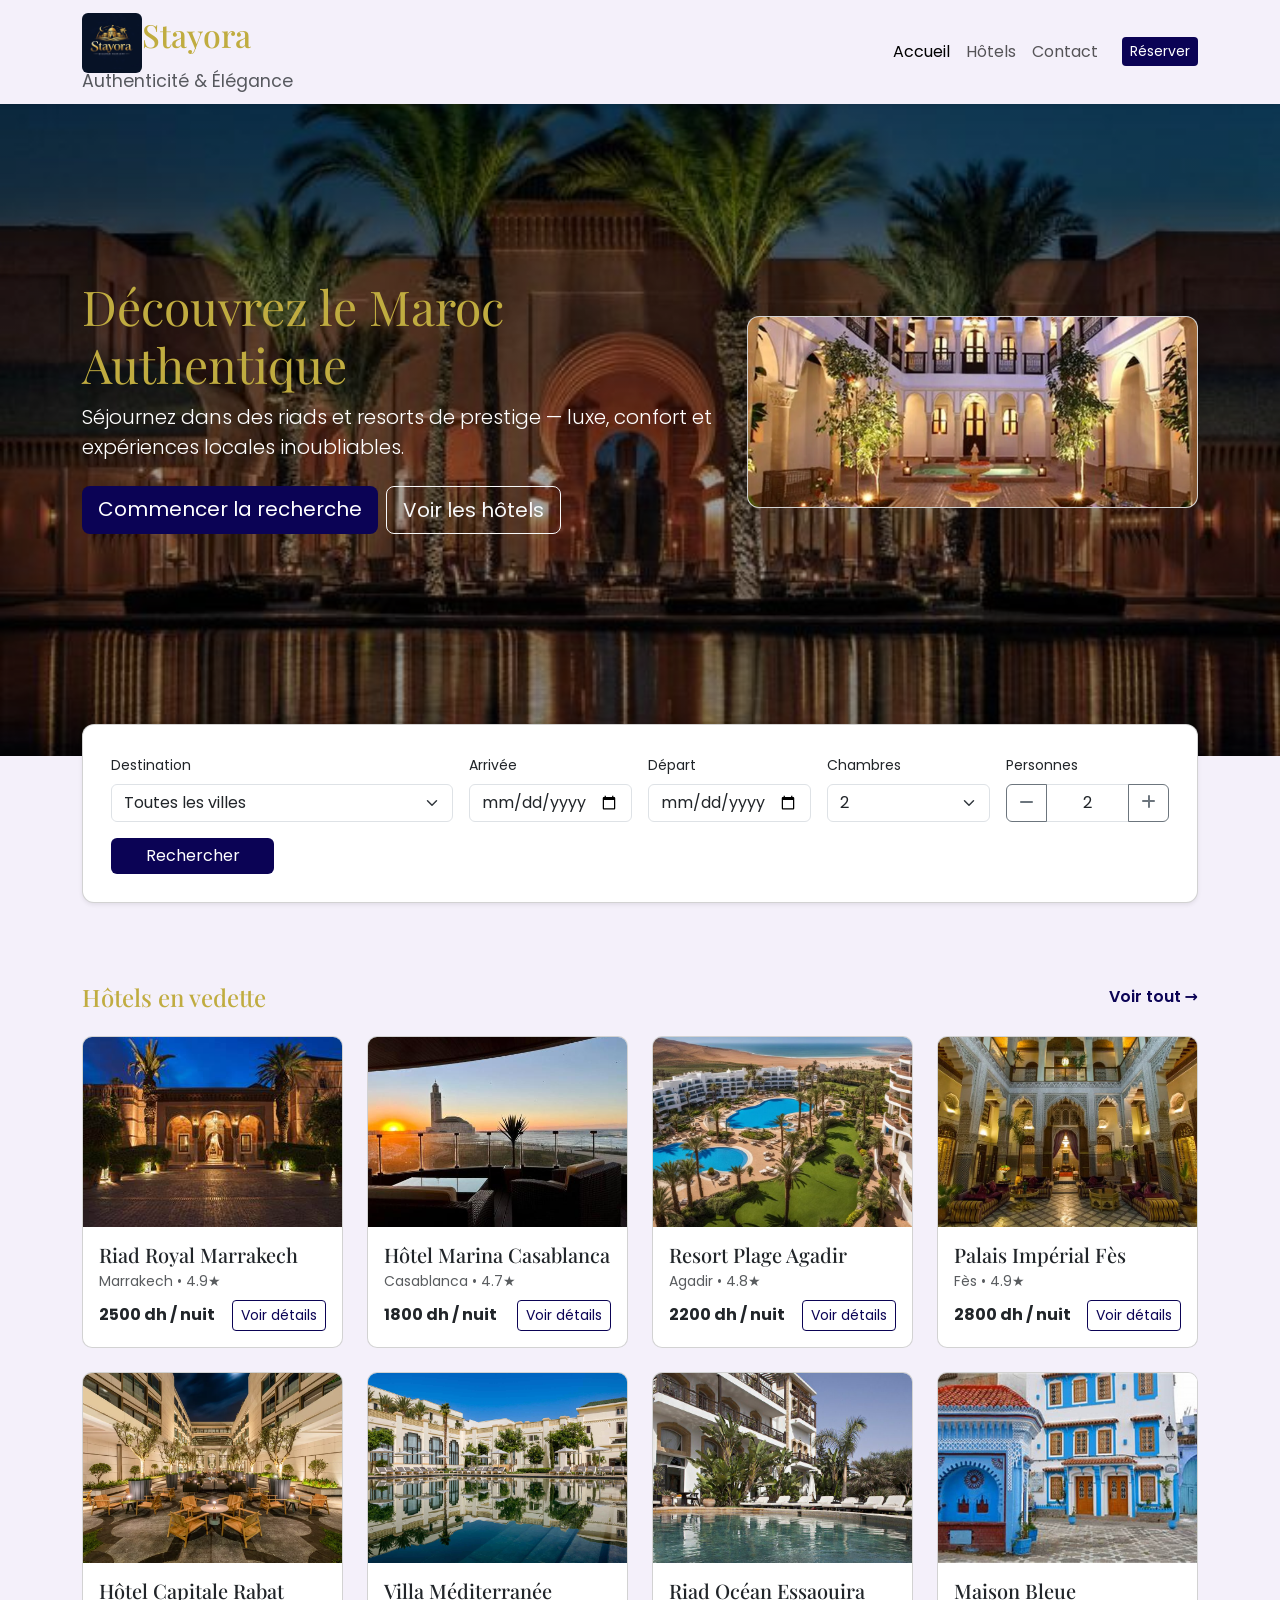
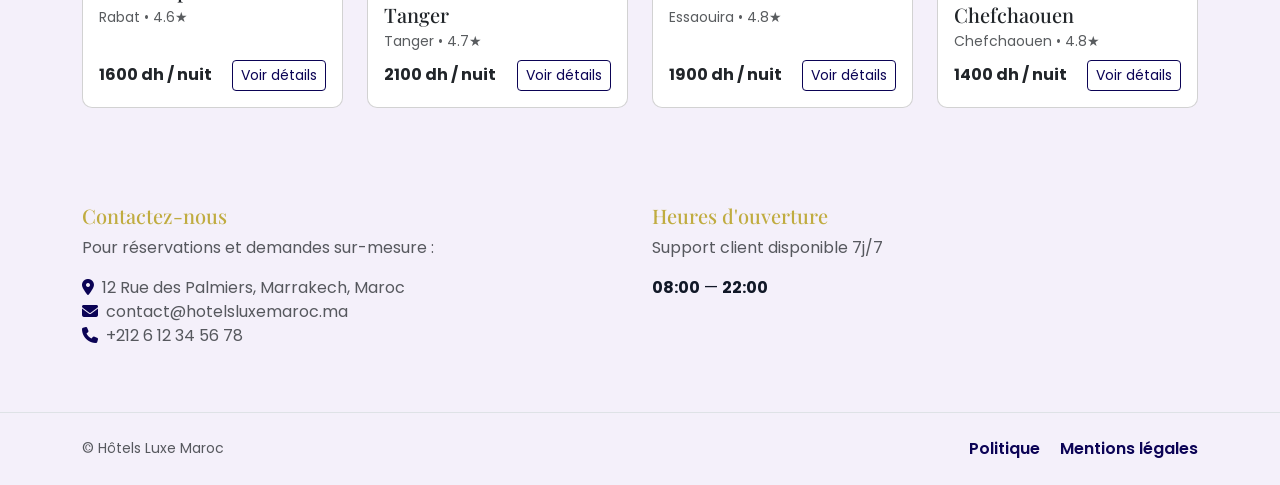
<file: index.html>
<!doctype html>
<html lang="fr">
<head>
  <meta charset="utf-8" />
  <meta name="viewport" content="width=device-width,initial-scale=1" />
  <title>Hôtels Luxe Maroc — Accueil</title>
  <link href="https://fonts.googleapis.com/css2?family=Playfair+Display:wght@600;700&family=Poppins:wght@300;400;600&display=swap" rel="stylesheet">
  <link href="https://cdn.jsdelivr.net/npm/bootstrap@5.3.2/dist/css/bootstrap.min.css" rel="stylesheet">
  <link href="https://cdnjs.cloudflare.com/ajax/libs/font-awesome/6.5.0/css/all.min.css" rel="stylesheet">
  <link rel="stylesheet" href="styles.css">
  
</head>

<class="bg-cream">

  <!-- NAVBAR (fixed) -->
  <nav class="navbar navbar-expand-lg navbar-light bg-cream shadow-sm fixed-top">
    <div class="container">
      <a class="navbar-brand d-flex align-items-center gap-2" href="index.html">
       
        <div>
          <div ><img src="logo.jpeg" width="60px"height="60px" class="rounded" ><h2>Stayora</h2></div>
          <small class="text-muted d-block" style="line-height:1;">Authenticité & Élégance</small>
        </div>
      </a>

      <button class="navbar-toggler" type="button" data-bs-toggle="collapse" data-bs-target="#mainNav">
        <span class="navbar-toggler-icon"></span>
      </button>

      <div class="collapse navbar-collapse" id="mainNav">
        <ul class="navbar-nav ms-auto align-items-lg-center">
          <li class="nav-item"><a class="nav-link active" href="index.html">Accueil</a></li>
          <li class="nav-item"><a class="nav-link" href="listings.html">Hôtels</a></li>
          <li class="nav-item"><a class="nav-link" href="#contact">Contact</a></li>
          <li class="nav-item ms-3"><a class="btn btn-terra btn-sm" href="Réserver.html">Réserver</a></li>
        </ul>
      </div>
    </div>
  </nav>

  <!-- HERO -->
  <header class="hero-section text-white d-flex align-items-center" id="home">
    <div class="hero-overlay"></div>
    <div class="container position-relative z-2 py-6">
      <div class="row align-items-center">
        <div class="col-lg-7">
          <h1 class="display-5 heading-serif animate-fade">Découvrez le Maroc Authentique</h1>
          <p class="lead mb-4">Séjournez dans des riads et resorts de prestige — luxe, confort et expériences locales inoubliables.</p>
          <div class="d-flex gap-2">
            <a class="btn btn-terra btn-lg" href="#search">Commencer la recherche</a>
            <a class="btn btn-outline-light btn-lg" href="listings.html">Voir les hôtels</a>
          </div>
        </div>

        <div class="col-lg-5 d-none d-lg-block">
          <div class="card shadow-lg hero-card">
            <img src="back.webp" alt="Riad" class="card-img-top">
          </div>
        </div>
      </div>
    </div>
  </header>

  <!-- SEARCH BAR -->
  <section class="container mt-n5" id="search" aria-label="Recherche d'hôtels">
    <div class="card shadow-sm search-card overflow-hidden">
      <div class="card-body">
        <form id="searchForm" class="row g-3 align-items-end">
          <div class="col-12 col-md-4">
            <label class="form-label small">Destination</label>
            <select id="searchDestination" class="form-select">
              <option value="All" selected>Toutes les villes</option>
              <option>Marrakech</option>
              <option>Casablanca</option>
              <option>Agadir</option>
              <option>Fès</option>
              <option>Rabat</option>
              <option>Tanger</option>
              <option>Essaouira</option>
              <option>Chefchaouen</option>
              <option>Ouarzazate</option>
              <option>Meknès</option>
              <option>Merzouga</option>
              <option>El Jadida</option>
            </select>
          </div>

          <div class="col-6 col-md-2">
            <label class="form-label small">Arrivée</label>
            <input type="date" id="checkin" class="form-control">
          </div>

          <div class="col-6 col-md-2">
            <label class="form-label small">Départ</label>
            <input type="date" id="checkout" class="form-control">
          </div>

          <div class="col-6 col-md-2">
            <label class="form-label small">Chambres</label>
            <select id="rooms" class="form-select">
              <option>1</option>
              <option selected>2</option>
              <option>3</option>
              <option>4</option>
            </select>
          </div>

          <div class="col-6 col-md-2">
            <label class="form-label small">Personnes</label>
            <div class="input-group">
              <button class="btn btn-outline-secondary" type="button" id="guest-decrease"><i class="fa-solid fa-minus"></i></button>
              <input type="text" id="guests" class="form-control text-center" value="2" readonly>
              <button class="btn btn-outline-secondary" type="button" id="guest-increase"><i class="fa-solid fa-plus"></i></button>
            </div>
          </div>

          <div class="col-12 col-md-2 d-grid">
            <button class="btn btn-turq" type="submit">Rechercher</button>
          </div>
        </form>
      </div>
    </div>
  </section>

  <!-- FEATURED HOTELS (12 cards) -->
  <section class="container py-5">
    <div class="d-flex justify-content-between align-items-center mb-4">
      <h2 class="h4 heading-serif mb-0">Hôtels en vedette</h2>
      <a href="listings.html" class="link-terra">Voir tout →</a>
    </div>

    <div class="row g-4 hotel-grid">
      <!-- Cards: 12 hotels. each card includes data attributes for filtering/JS -->
      <!-- 1 -->
      <div class="col-6 col-md-3 animate-card" data-delay="0">
        <div class="card hotel-card h-100" data-city="Marrakech" data-price="2500" data-rating="4.9">
          <img src="marrakech.jpeg" class="card-img-top" alt="Riad Royal Marrakech">
          <div class="card-body d-flex flex-column">
            <h5 class="card-title mb-1">Riad Royal Marrakech</h5>
            <p class="text-muted small mb-2">Marrakech • 4.9★</p>
            <div class="mt-auto d-flex justify-content-between align-items-center">
              <div class="fw-bold">2500 dh / nuit</div>
              <a href="details.html?hotel=1" class="btn btn-outline-terra btn-sm">Voir détails</a>
            </div>
          </div>
        </div>
      </div>

      <!-- 2 -->
      <div class="col-6 col-md-3 animate-card" data-delay="50">
        <div class="card hotel-card h-100" data-city="Casablanca" data-price="1800" data-rating="4.7">
          <img src="casa.jpg" class="card-img-top" alt="Hôtel Marina Casablanca">
          <div class="card-body d-flex flex-column">
            <h5 class="card-title mb-1">Hôtel Marina Casablanca</h5>
            <p class="text-muted small mb-2">Casablanca • 4.7★</p>
            <div class="mt-auto d-flex justify-content-between align-items-center">
              <div class="fw-bold">1800 dh / nuit</div>
              <a href="details.html?hotel=2" class="btn btn-outline-terra btn-sm">Voir détails</a>
            </div>
          </div>
        </div>
      </div>

      <!-- 3 -->
      <div class="col-6 col-md-3 animate-card" data-delay="100">
        <div class="card hotel-card h-100" data-city="Agadir" data-price="2200" data-rating="4.8">
          <img src="Agadir.jpg" class="card-img-top" alt="Resort Plage Agadir">
          <div class="card-body d-flex flex-column">
            <h5 class="card-title mb-1">Resort Plage Agadir</h5>
            <p class="text-muted small mb-2">Agadir • 4.8★</p>
            <div class="mt-auto d-flex justify-content-between align-items-center">
              <div class="fw-bold">2200 dh / nuit</div>
              <a href="details.html?hotel=3" class="btn btn-outline-terra btn-sm">Voir détails</a>
            </div>
          </div>
        </div>
      </div>

      <!-- 4 -->
      <div class="col-6 col-md-3 animate-card" data-delay="150">
        <div class="card hotel-card h-100" data-city="Fès" data-price="2800" data-rating="4.9">
          <img src="fes.jpg" class="card-img-top" alt="Palais Impérial Fès">
          <div class="card-body d-flex flex-column">
            <h5 class="card-title mb-1">Palais Impérial Fès</h5>
            <p class="text-muted small mb-2">Fès • 4.9★</p>
            <div class="mt-auto d-flex justify-content-between align-items-center">
              <div class="fw-bold">2800 dh / nuit</div>
              <a href="details.html?hotel=4" class="btn btn-outline-terra btn-sm">Voir détails</a>
            </div>
          </div>
        </div>
      </div>

      <!-- 5 -->
      <div class="col-6 col-md-3 animate-card" data-delay="200">
        <div class="card hotel-card h-100" data-city="Rabat" data-price="1600" data-rating="4.6">
          <img src="rabat.jpg" class="card-img-top" alt="Hôtel Capitale Rabat">
          <div class="card-body d-flex flex-column">
            <h5 class="card-title mb-1">Hôtel Capitale Rabat</h5>
            <p class="text-muted small mb-2">Rabat • 4.6★</p>
            <div class="mt-auto d-flex justify-content-between align-items-center">
              <div class="fw-bold">1600 dh / nuit</div>
              <a href="details.html?hotel=5" class="btn btn-outline-terra btn-sm">Voir détails</a>
            </div>
          </div>
        </div>
      </div>

      <!-- 6 -->
      <div class="col-6 col-md-3 animate-card" data-delay="250">
        <div class="card hotel-card h-100" data-city="Tanger" data-price="2100" data-rating="4.7">
          <img src="tanger.jpg" class="card-img-top" alt="Villa Méditerranée Tanger">
          <div class="card-body d-flex flex-column">
            <h5 class="card-title mb-1">Villa Méditerranée Tanger</h5>
            <p class="text-muted small mb-2">Tanger • 4.7★</p>
            <div class="mt-auto d-flex justify-content-between align-items-center">
              <div class="fw-bold">2100 dh / nuit</div>
              <a href="details.html?hotel=6" class="btn btn-outline-terra btn-sm">Voir détails</a>
            </div>
          </div>
        </div>
      </div>

      <!-- 7 -->
      <div class="col-6 col-md-3 animate-card" data-delay="300">
        <div class="card hotel-card h-100" data-city="Essaouira" data-price="1900" data-rating="4.8">
          <img src="Essaouira.jpg" class="card-img-top" alt="Riad Océan Essaouira">
          <div class="card-body d-flex flex-column">
            <h5 class="card-title mb-1">Riad Océan Essaouira</h5>
            <p class="text-muted small mb-2">Essaouira • 4.8★</p>
            <div class="mt-auto d-flex justify-content-between align-items-center">
              <div class="fw-bold">1900 dh / nuit</div>
              <a href="details.html?hotel=7" class="btn btn-outline-terra btn-sm">Voir détails</a>
            </div>
          </div>
        </div>
      </div>

      <!-- 8 -->
      <div class="col-6 col-md-3 animate-card" data-delay="350">
        <div class="card hotel-card h-100" data-city="Chefchaouen" data-price="1400" data-rating="4.8">
          <img src="chefchaouen.jpg" class="card-img-top" alt="Maison Bleue Chefchaouen">
          <div class="card-body d-flex flex-column">
            <h5 class="card-title mb-1">Maison Bleue Chefchaouen</h5>
            <p class="text-muted small mb-2">Chefchaouen • 4.8★</p>
            <div class="mt-auto d-flex justify-content-between align-items-center">
              <div class="fw-bold">1400 dh / nuit</div>
              <a href="details.html?hotel=8" class="btn btn-outline-terra btn-sm">Voir détails</a>
            </div>
          </div>
        </div>
      </div>

      
      <!-- End cards -->
    </div>
  </section>

  <!-- CONTACT -->
  
  <section class="container py-5" id="contact">
    <div class="row">
      <div class="col-lg-6">
        <h3 class="h5 heading-serif">Contactez-nous</h3>
        <p class="text-muted">Pour réservations et demandes sur-mesure :</p>
        <ul class="list-unstyled text-muted">
          <li><i class="fa-solid fa-location-dot me-2 text-terra"></i>12 Rue des Palmiers, Marrakech, Maroc</li>
          <li><i class="fa-solid fa-envelope me-2 text-terra"></i>contact@hotelsluxemaroc.ma</li>
          <li><i class="fa-solid fa-phone me-2 text-terra"></i>+212 6 12 34 56 78</li>
        </ul>
      </div>

      <div class="col-lg-6">
        <h3 class="h5 heading-serif">Heures d'ouverture</h3>
        <p class="text-muted">Support client disponible 7j/7</p>
        <p class="mb-0"><strong>08:00</strong> — <strong>22:00</strong></p>
      </div>
    </div>
  </section>

  <!-- FOOTER -->
  <footer class="py-4 bg-cream border-top">
    <div class="container d-flex flex-column flex-md-row justify-content-between align-items-center">
      <div class="mb-2 mb-md-0 small text-muted">© <span id="year"></span> Hôtels Luxe Maroc</div>
      <div>
        <a href="#" class="me-3 link-terra">Politique</a>
        <a href="#" class="link-terra">Mentions légales</a>
      </div>
    </div>
  </footer>

  <!-- Bootstrap & JS -->
  
</body>
</html>
</file>
<file: styles.css>
:root{
  --terra: #0b0355;   
  --turq: #2A9D8F;    
  --gold: #C0AC40; 
  --cream: #f4f0fa;  
  --dark: #111827;
}

html,body{
  font-family: 'Poppins', system-ui, -apple-system, "Segoe UI", Roboto, "Helvetica Neue", Arial;
  background: var(--cream);
  color: var(--dark);
  -webkit-font-smoothing:antialiased;
  -moz-osx-font-smoothing:grayscale;
}

.heading-serif, h1, h2, h3, h4, h5 {
  font-family: 'Playfair Display', serif;
  color: var(--gold);
  display: inline-block;
}

.brand-badge{
  width:44px;
  height:35px;
  border-radius:8px;
  background: linear-gradient(135deg,var(--terra),var(--gold));
  box-shadow: 0 4px 14px rgba(195,90,56,0.18);
}
.brand-title{font-weight:700;}

/* Buttons */
.btn-terra{ background:var(--terra); color:#fff; border:none; }
.btn-terra:hover{ background:darken(var(--terra),6%); }
.btn-outline-terra { border-color:var(--terra); color:var(--terra); }
.btn-turq{ background:var(--terra); color:#fff; border:none; }

/* Navbar */
.navbar{ backdrop-filter: blur(4px); }

/* Hero */
.hero-section{
  min-height:64vh;
  background-image: url('big_back.jpg');
  background-size:cover;
  background-position:center;
  position:relative;
  margin-top:56px;
  height: 700px;


}

.hero-overlay{
  position:absolute; inset:0;
  background: linear-gradient(180deg, rgba(12,8,6,0.25), rgba(10,6,4,0.45));
  mix-blend-mode:multiply;
  z-index:0;
}
.hero-card{ 
  border-radius:12px; 
  overflow:hidden;
  transform:translateY(6px); }

/* Search card */
.search-card{
  border-radius:12px; 
  transform:translateY(-32px); 
  padding:12px; }

/* Hotel cards (grid) */
.hotel-card {
  border-radius:10px;
  overflow:hidden;
  transition: transform .28s ease, box-shadow .28s ease;

}
 .hotel-card-lg{
   border-radius:10px;
   overflow:hidden;
   transition: transform .28s ease, box-shadow .28s ease;
  width: 480px;
 }  


.hotel-card:hover, .hotel-card-lg:hover{ 
  transform: translateY(-6px); 
  box-shadow: 3px 14px 40px rgba(10,10,10,0.08);
 }

/* Images */
.card-img-top, .object-cover{
   object-fit:cover;
   height:190px; }

/* Larger card images for listings */

 .img-fluid, .hotel-card-lg{ 
  height:250px; 
  object-fit:cover; 
}

/* Badges & small utilities */
.bg-terra{ background:var(--terra); }
.link-terra{ 
  color:var(--terra);
   text-decoration:none; 
   font-weight:600; 
  margin-left: auto;}
.link-terra:hover{
   text-decoration:underline; }

/* Amenities */
.amenities li{
   display:inline-block; 
   margin-right:1rem; 
   color:var(--dark); }

/* Booking sidebar */
.card.sticky-top{ 
  border-radius:10px;
 }

/* Footer */
footer{ background: #C35A38; }

/* Animations */
@keyframes fadeUp {
  from { opacity:0; transform: translateY(12px); }
  to   { opacity:1; transform: translateY(0); }
}
.animate-fade{ 
  animation: fadeUp .9s ease both; }
.animate-card{
   opacity:0; transform:translateY(12px); 
   animation: fadeUp .6s ease forwards; }



/* Responsive tweaks */
@media (max-width: 991px){
  .card-img-top, .object-cover { height:160px; }
  .hero-section{ min-height:46vh; }
  .hero-card{ display:none; }
}

/* Small helper colors */
.text-terra{ color:var(--terra) !important; }
.text-turq{ color:var(--turq) !important; }
.bg-cream{ background:var(--cream); }

/* Tiny fallback for CSS darken() used above in hover (some browsers don't support) */
.btn-terra:hover{ filter:brightness(.95); }
</file>
